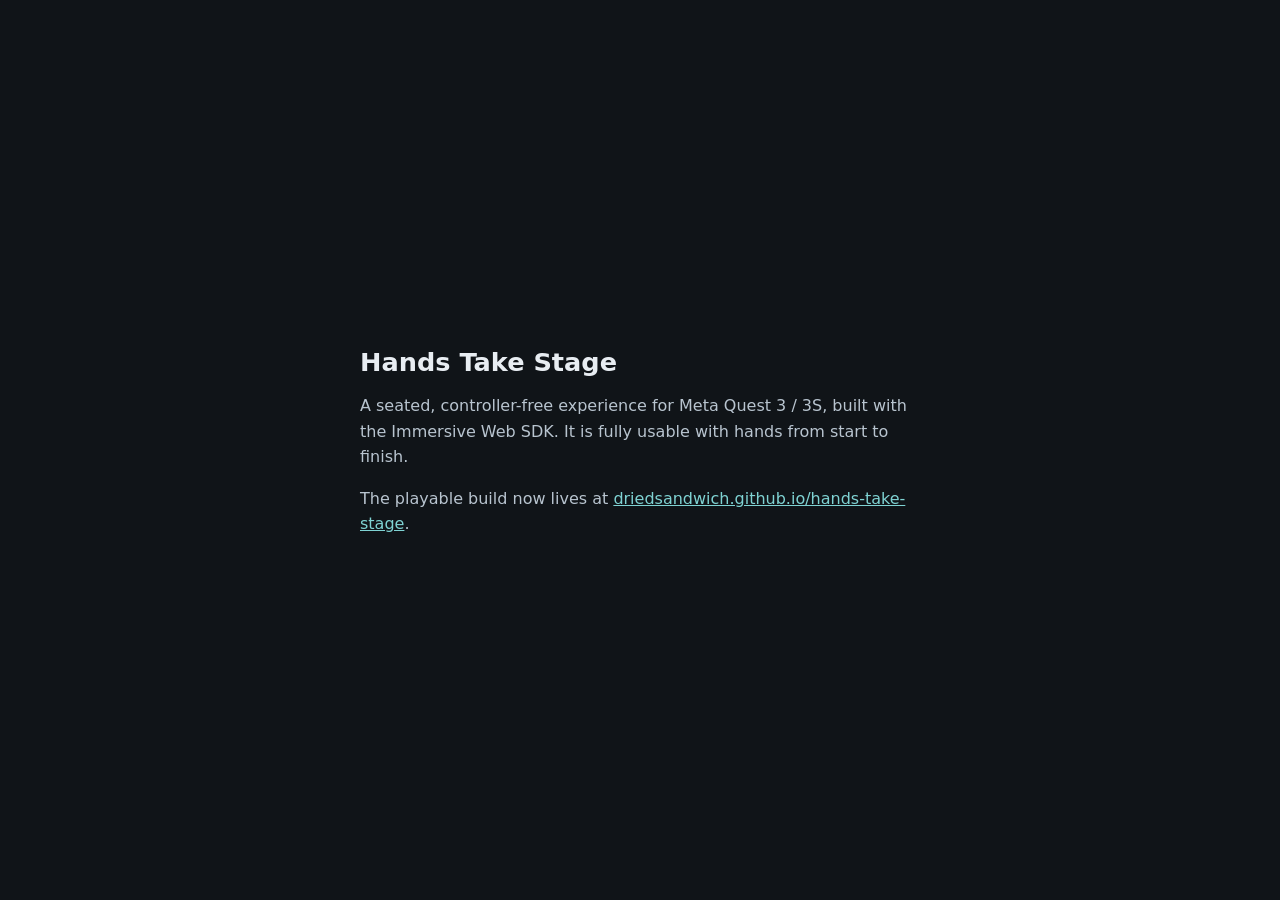
<file: index.html>
<!doctype html>
<html lang="en">
<head>
<meta charset="utf-8">
<meta name="viewport" content="width=device-width, initial-scale=1">
<title>Hands Take Stage — moved</title>
<style>
:root{color-scheme:light dark}
body{margin:0;font-family:system-ui,-apple-system,"Segoe UI",sans-serif;background:#101418;color:#e8edf2;display:grid;place-items:center;min-height:100vh;padding:16px;box-sizing:border-box}
main{max-width:560px}
h1{font-size:1.6rem;margin:0 0 .5rem}
p{line-height:1.6;color:#b8c4cf}
</style>
</head>
<body>
<main>
<h1>Hands Take Stage</h1>
<p>A seated, controller-free experience for Meta Quest 3 / 3S, built with the Immersive Web SDK. It is fully usable with hands from start to finish.</p>
<p>The playable build now lives at <a href="https://driedsandwich.github.io/hands-take-stage/" style="color:#7fd3d3">driedsandwich.github.io/hands-take-stage</a>.</p>
</main>
</body>
</html>
</file>
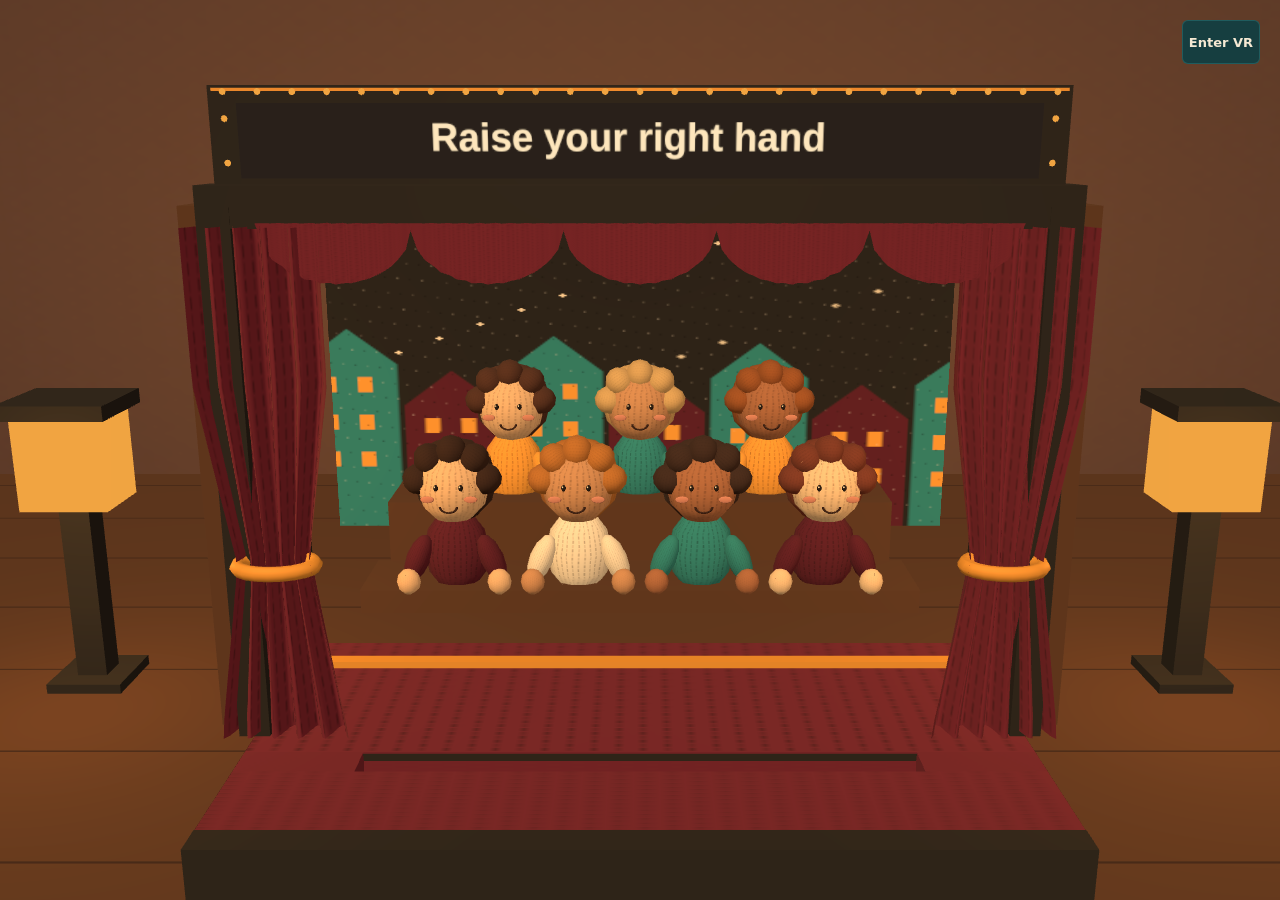
<file: proto/index.html>
<!doctype html>
<html lang="en">
  <head>
    <meta charset="utf-8" />
    <meta
      name="viewport"
      content="width=device-width, initial-scale=1, shrink-to-fit=no"
    />
    <link rel="icon" href="data:," />
    <title>Hands Take Stage</title>
    <script type="module" crossorigin src="./assets/index-rhd61vpW.js"></script>
    <link rel="modulepreload" crossorigin href="./assets/light-system-9k9XGguP.js">
    <link rel="modulepreload" crossorigin href="./assets/voice-Bz9hyRVQ.js">
    <link rel="stylesheet" crossorigin href="./assets/index-DBB0fzsH.css">
  </head>
  <body style="margin: 0">
    <div id="scene-container"></div>
    <!-- Shown only with ?emu (desktop / phone trial). Judges on a headset never see it. -->
    <div id="emu-help" hidden style="position:fixed;z-index:2147483000;left:12px;right:12px;top:12px;max-width:440px;margin:0 auto;box-sizing:border-box;padding:14px 16px;border-radius:14px;background:#fffaf0;color:#22201f;border:1px solid #2e8b8b;box-shadow:0 6px 24px rgba(0,0,0,.18);font:15px/1.45 system-ui,-apple-system,sans-serif">
      <b style="font-size:16px">Try it without a headset</b>
      <ol style="margin:8px 0 8px 20px;padding:0">
        <li>Tap <b>Got it</b> below, then <b>Enter VR</b> (top right).</li>
        <li>Tap <b>Raise hand</b>, then <b>Open hand</b> / <b>Close hand</b> to make the puppet talk.</li>
        <li><b>Pinch</b> or <b>Thumb swipe</b> = next line.</li>
      </ol>
      <p style="margin:0 0 6px"><b>Nothing is sent or saved. No account. Free.</b></p>
      <p lang="ja" id="emu-help-ja" hidden style="margin:0 0 10px;font-size:14px">下の Got it を押してから、右上の Enter VR → Raise hand → Open hand / Close hand。送信・保存・課金はありません。</p>
      <button type="button" id="emu-help-ok" style="font:inherit;font-weight:700;padding:10px 18px;min-height:44px;border-radius:10px;border:0;background:#2e8b8b;color:#fff">Got it</button>
    </div>
    <script>
      (function () {
        try {
          if (!new URLSearchParams(location.search).has('emu')) return;
          var box = document.getElementById('emu-help');
          box.hidden = false;
          var ja = document.getElementById('emu-help-ja');
          if (ja && /^ja\b/i.test(navigator.language || '')) ja.hidden = false; // Japanese line only for Japanese browsers
          document.getElementById('emu-help-ok').addEventListener('click', function () { box.hidden = true; });
        } catch (e) {}
      })();
    </script>
  </body>
</html>
</file>
<file: proto/assets/index-DBB0fzsH.css>
#take-share{position:fixed;z-index:10003;left:50%;bottom:max(16px,env(safe-area-inset-bottom));transform:translate(-50%);width:max-content;max-width:calc(100vw - 24px);box-sizing:border-box;padding:12px 16px;border-radius:14px;background:#fff5e5;color:#29201a;text-align:center;font:14px/1.4 system-ui,sans-serif}#take-share[hidden]{display:none}#take-share button{min-height:52px;padding:12px 24px;border:0;border-radius:10px;background:#163e40;color:#fff5e5;font:700 18px/1.3 system-ui,sans-serif;cursor:pointer}#take-share button:disabled{opacity:.6}#take-share p{margin:8px 0 0;max-width:660px}#take-share .share-status:empty{display:none}#take-share textarea{width:100%;box-sizing:border-box;margin-top:8px}@media(max-width:600px){#take-share{width:calc(100vw - 24px)}#take-share p{font-size:12px}#watch-show{width:100%}}:root{font-family:system-ui,sans-serif;color:#163e40;background:#f5e9d3}*{box-sizing:border-box}html,body,#scene-container{margin:0;width:100%;height:100%;overflow:hidden}#scene-container{position:fixed;inset:0}canvas{display:block}#guide-caption{position:fixed;top:22px;left:20px;right:145px;z-index:10001;width:fit-content;max-width:calc(100vw - 165px);padding:11px 16px;border-radius:4px;background:#163e40;color:#f5e9d3;font-size:clamp(11px,2.5vw,17px);white-space:normal;pointer-events:none}#emulator-panel{position:fixed;bottom:16px;left:16px;z-index:10001;width:286px;max-width:calc(100vw - 32px);padding:14px;border:1px solid #2e8b8b55;border-radius:12px;color:#163e40;background:#f5e9d3f5;font:12px/1.4 system-ui,sans-serif;box-shadow:0 4px 24px #163e4014}#emulator-panel p{margin:0 0 7px}#emulator-panel p:first-of-type{font-size:15px;font-weight:650}#emulator-panel fieldset{border:0;margin:10px 0 0;padding:0;display:grid;grid-template-columns:repeat(3,minmax(0,1fr));gap:7px}button{font-family:inherit;touch-action:manipulation}#emulator-panel button,#session-button{min-height:44px;padding:8px 6px;border:1px solid #2e8b8b66;border-radius:6px;font-size:13px;font-weight:600;color:#163e40;background:#fffaf0;cursor:pointer}#emulator-panel button:hover{background:#e3ede1}button:focus-visible,input:focus-visible{outline:3px solid #2e8b8b;outline-offset:2px}#emulator-panel button:disabled{opacity:.45;cursor:default}#emulator-panel button[data-action=raise]{color:#f5e9d3;background:#246f70}#emulator-panel label{grid-column:1 / -1;display:flex;align-items:center;gap:8px;min-height:44px}#emulator-panel input{flex:1;width:0;min-width:40px;height:44px;accent-color:#2e8b8b}#emulator-panel output{min-width:30px}#emulator-panel [role=status]{display:block;overflow-wrap:anywhere}#session-button{position:fixed;top:20px;right:20px;z-index:10002;background:#163e40;color:#f5e9d3}#session-status{position:fixed;top:70px;right:20px;max-width:320px;background:#f5e9d3;z-index:10002;font-size:12px}@media(max-width:600px){#guide-caption{top:80px;left:12px;right:12px;max-width:calc(100vw - 24px);font-size:11px;padding:10px}#emulator-panel{left:12px;bottom:12px;width:calc(100vw - 24px);max-width:none;padding:12px}#session-button{top:16px;right:12px}}@media(max-width:600px){#emulator-panel p{margin-bottom:3px}#emulator-panel fieldset{gap:4px;margin-top:4px}#emulator-panel button{padding:6px;font-size:12px}}#guide-caption{position:absolute;width:1px;height:1px;padding:0;margin:-1px;overflow:hidden;clip-path:inset(50%);white-space:nowrap;border:0}:root{background:#171315}#emulator-panel{width:242px;padding:9px;font-size:11px;opacity:.96}#emulator-panel p:first-of-type{font-size:13px}#emulator-panel fieldset{gap:4px;margin-top:4px}#emulator-panel button{font-size:11px}@media(max-width:600px){#emulator-panel{width:calc(100vw - 24px)}}
</file>
